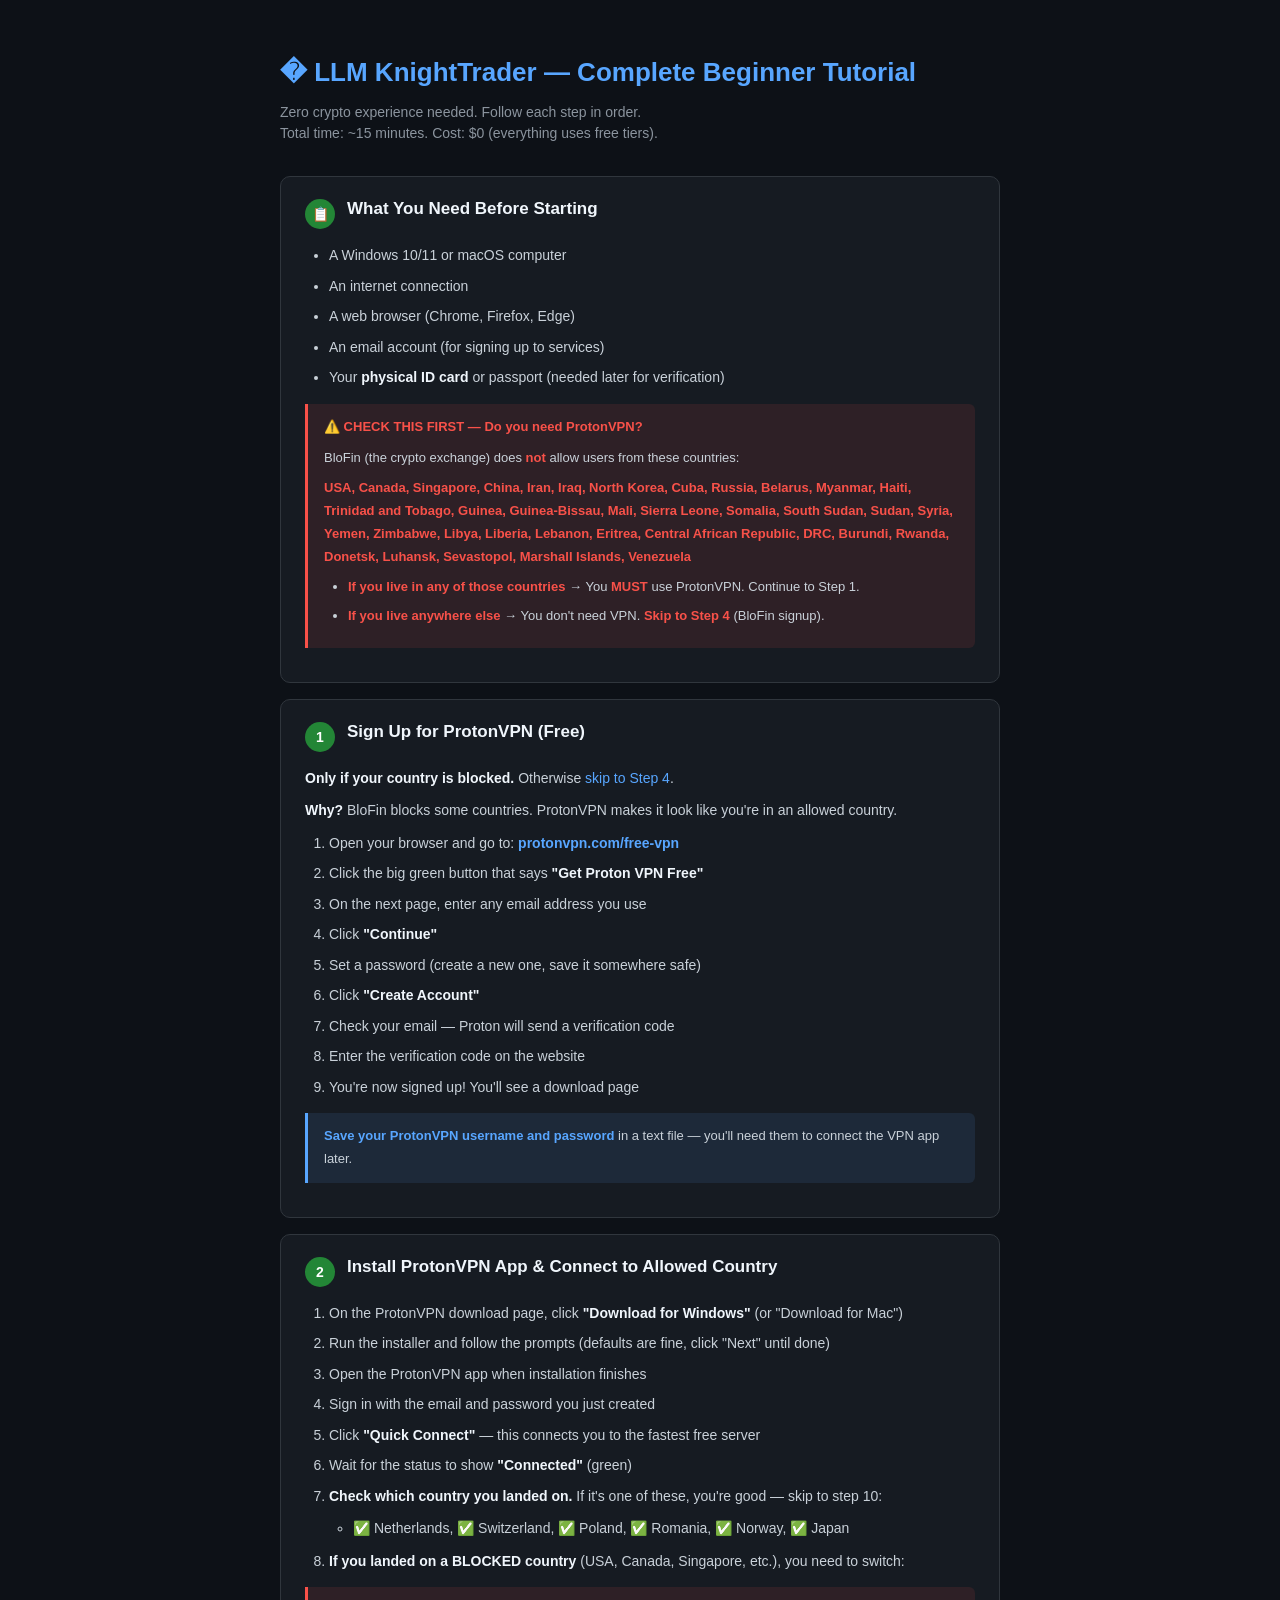
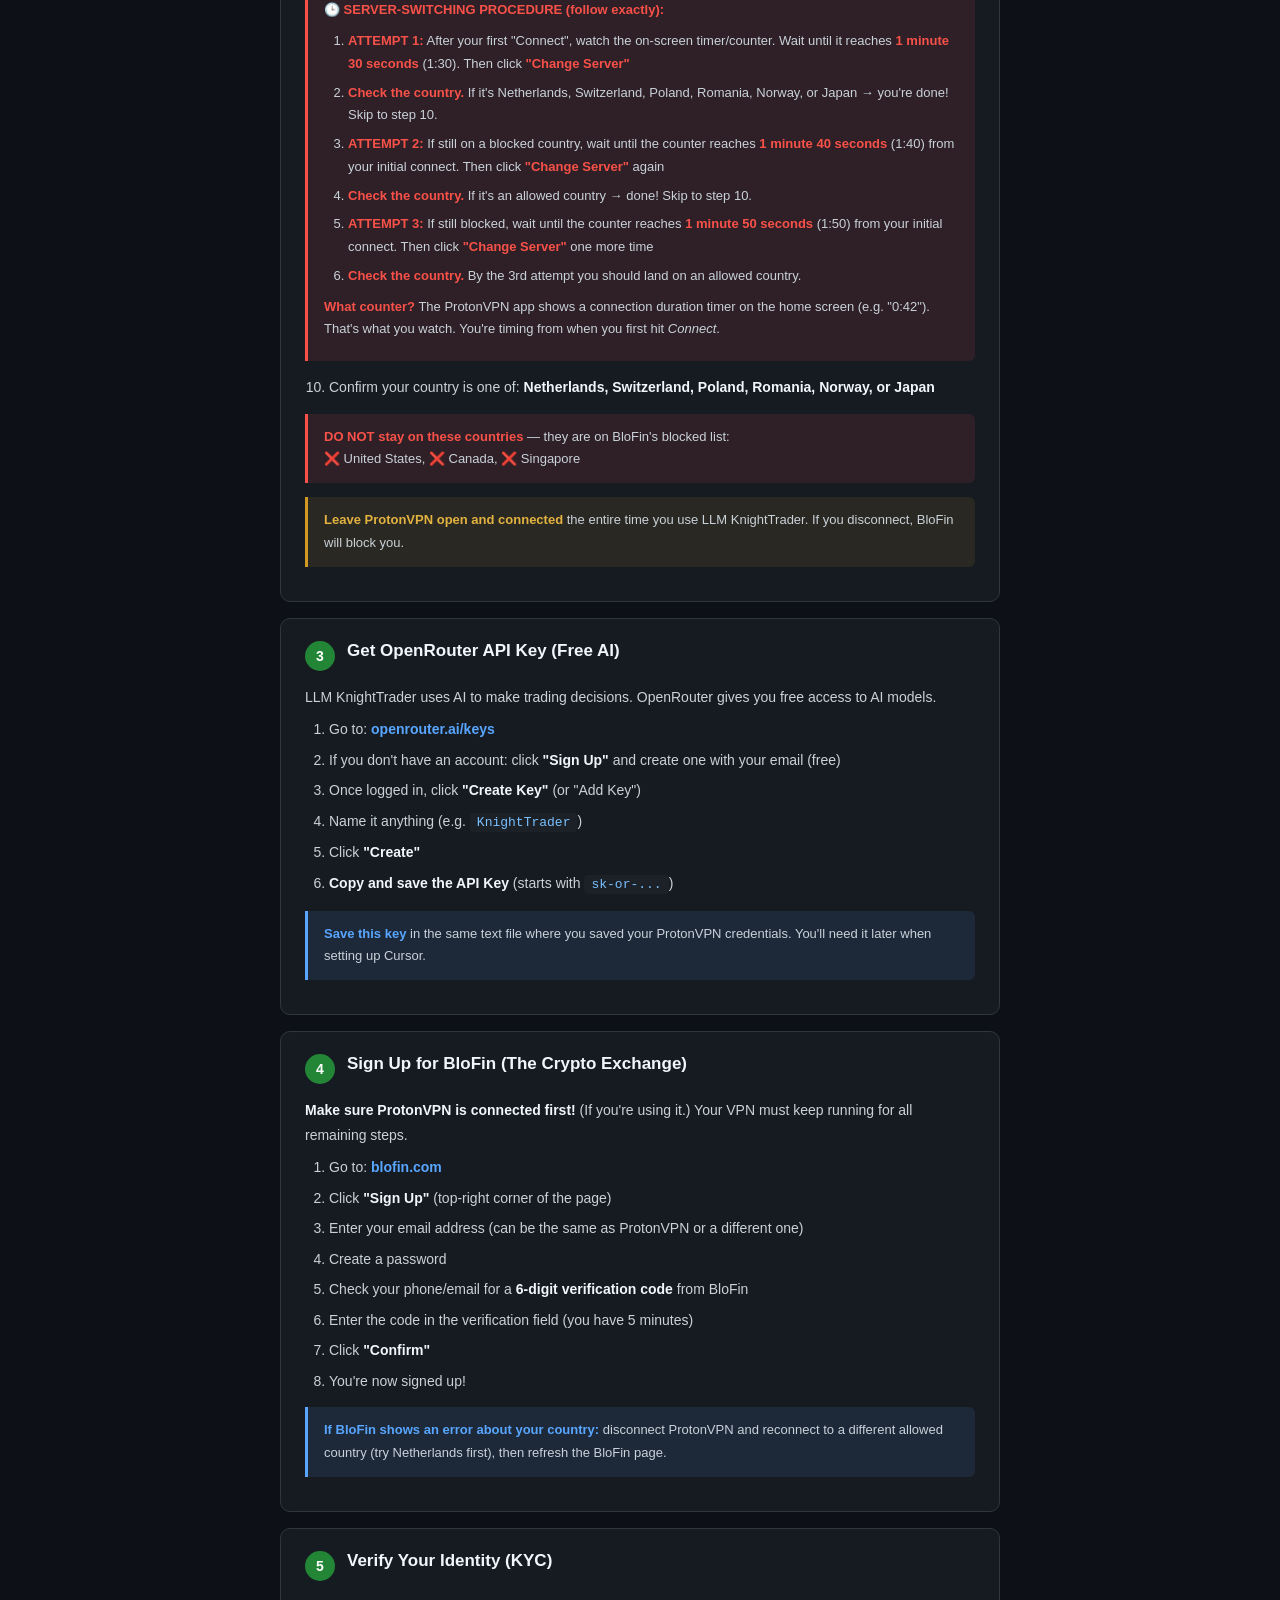
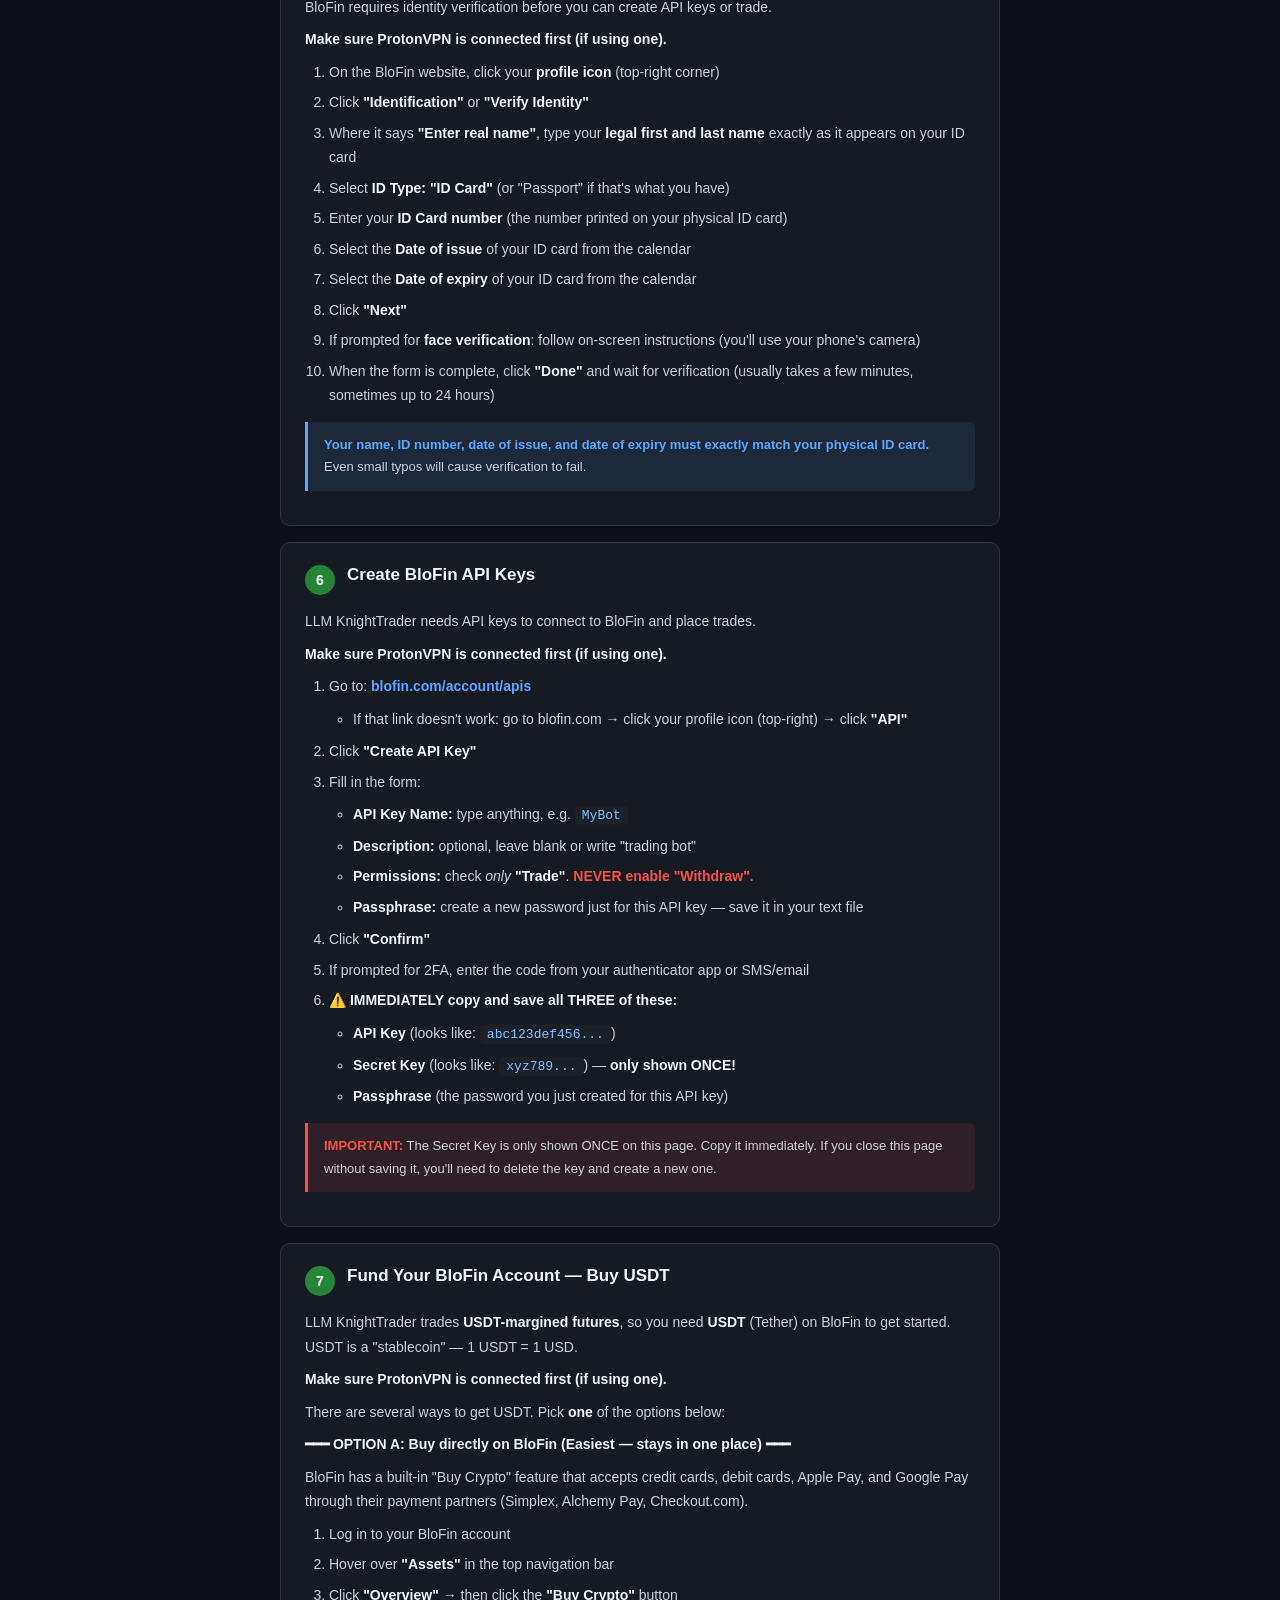
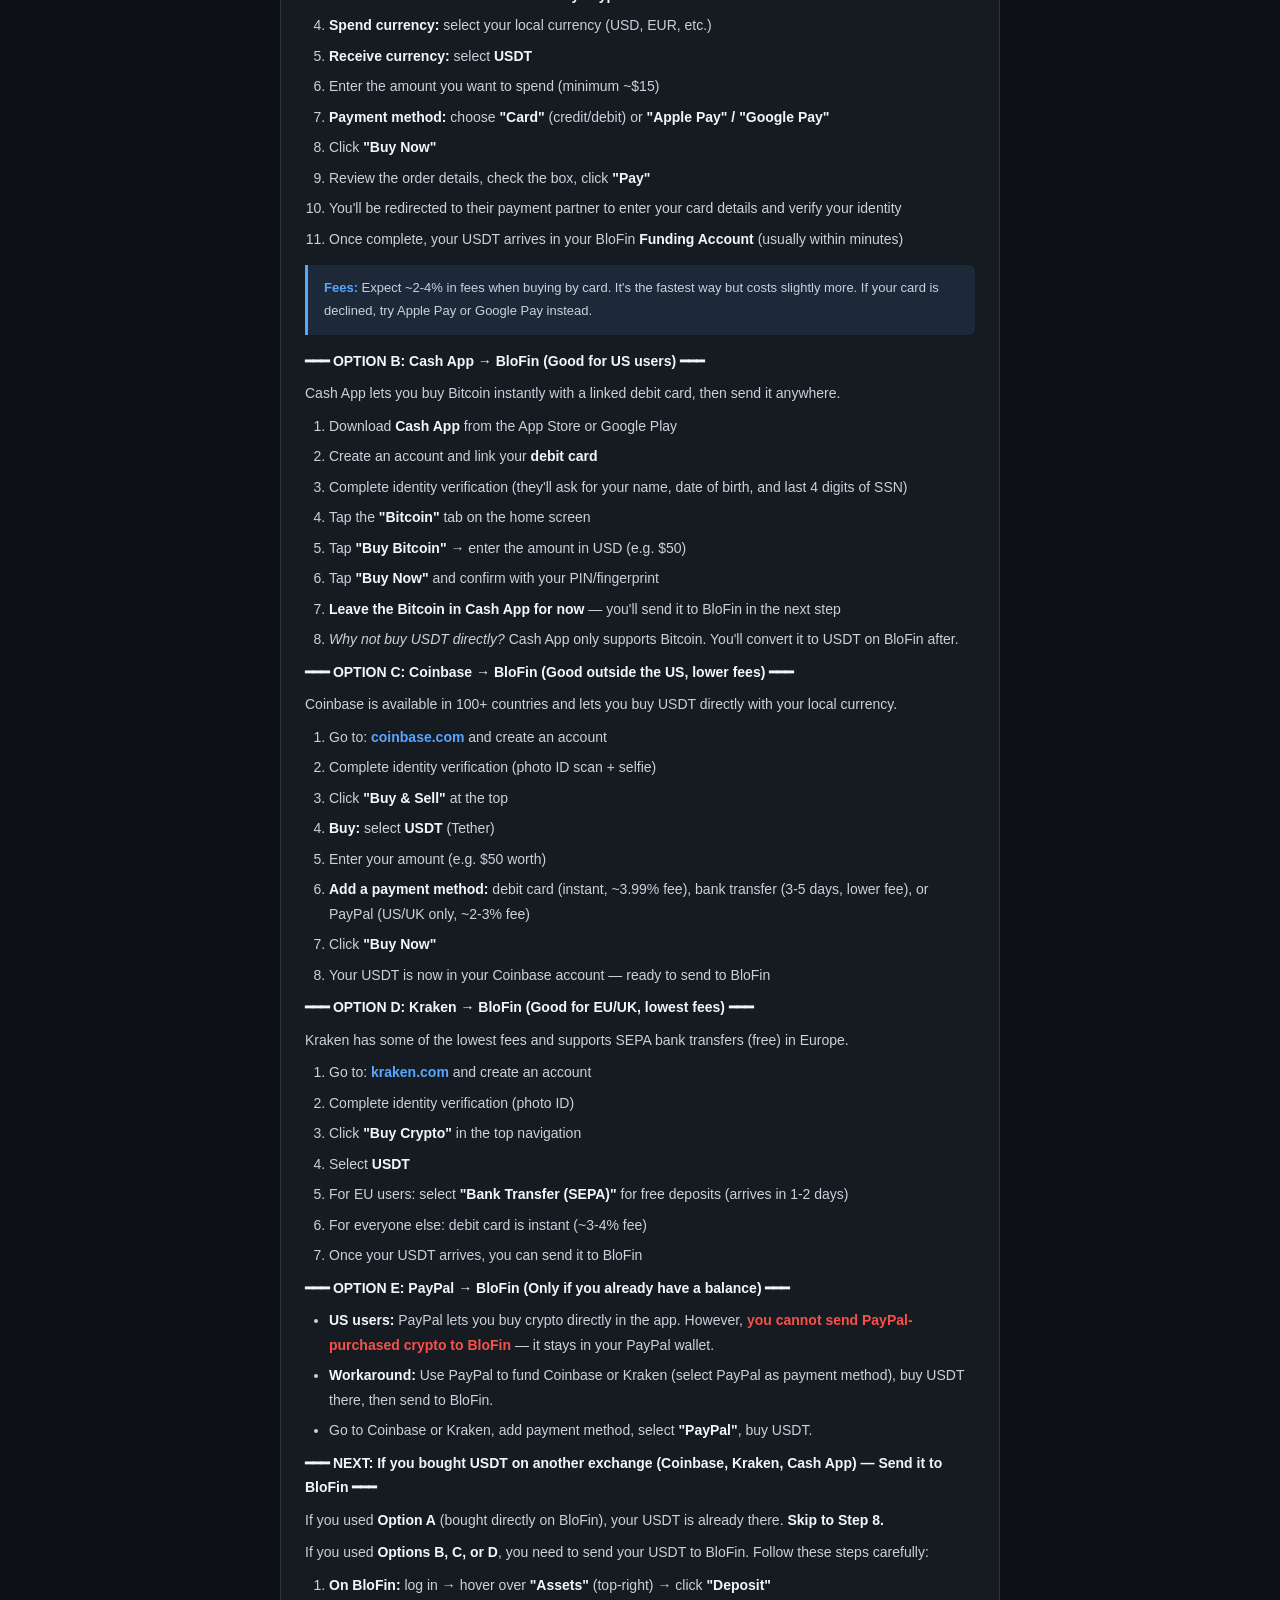
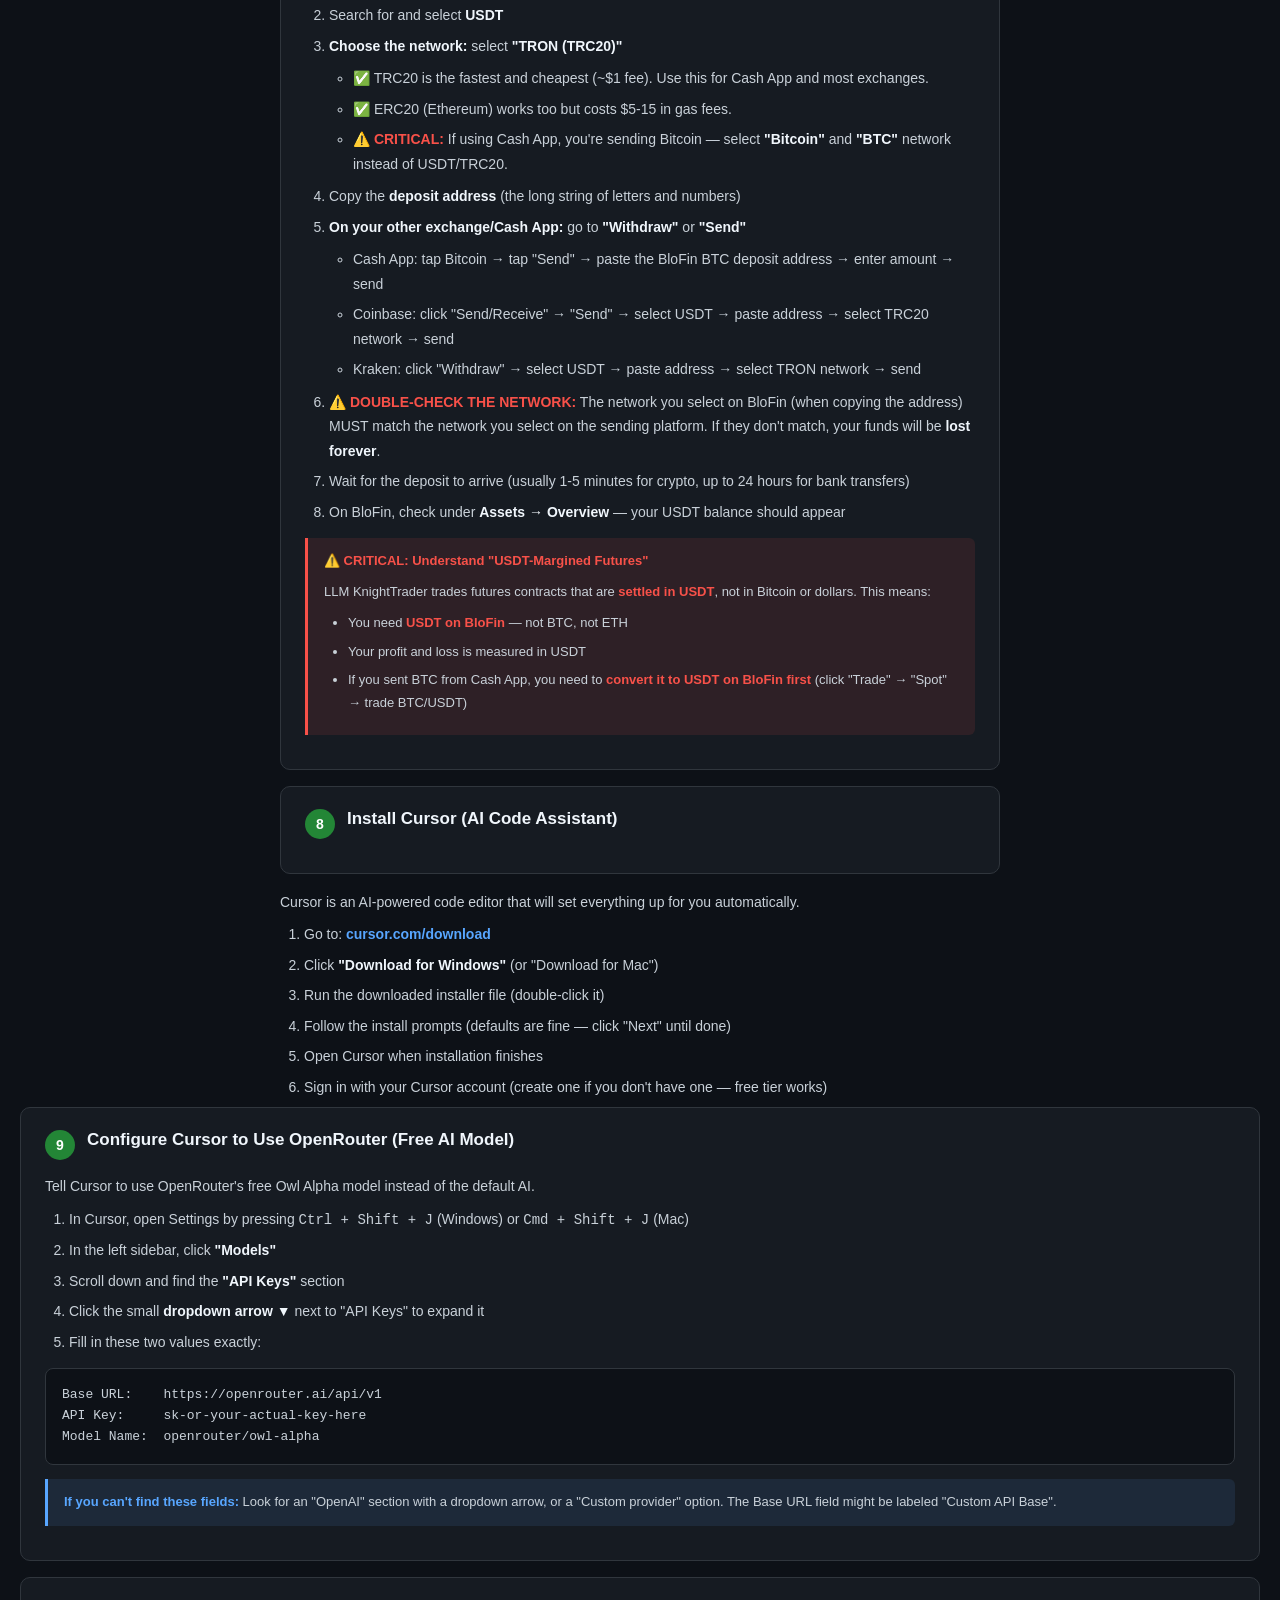
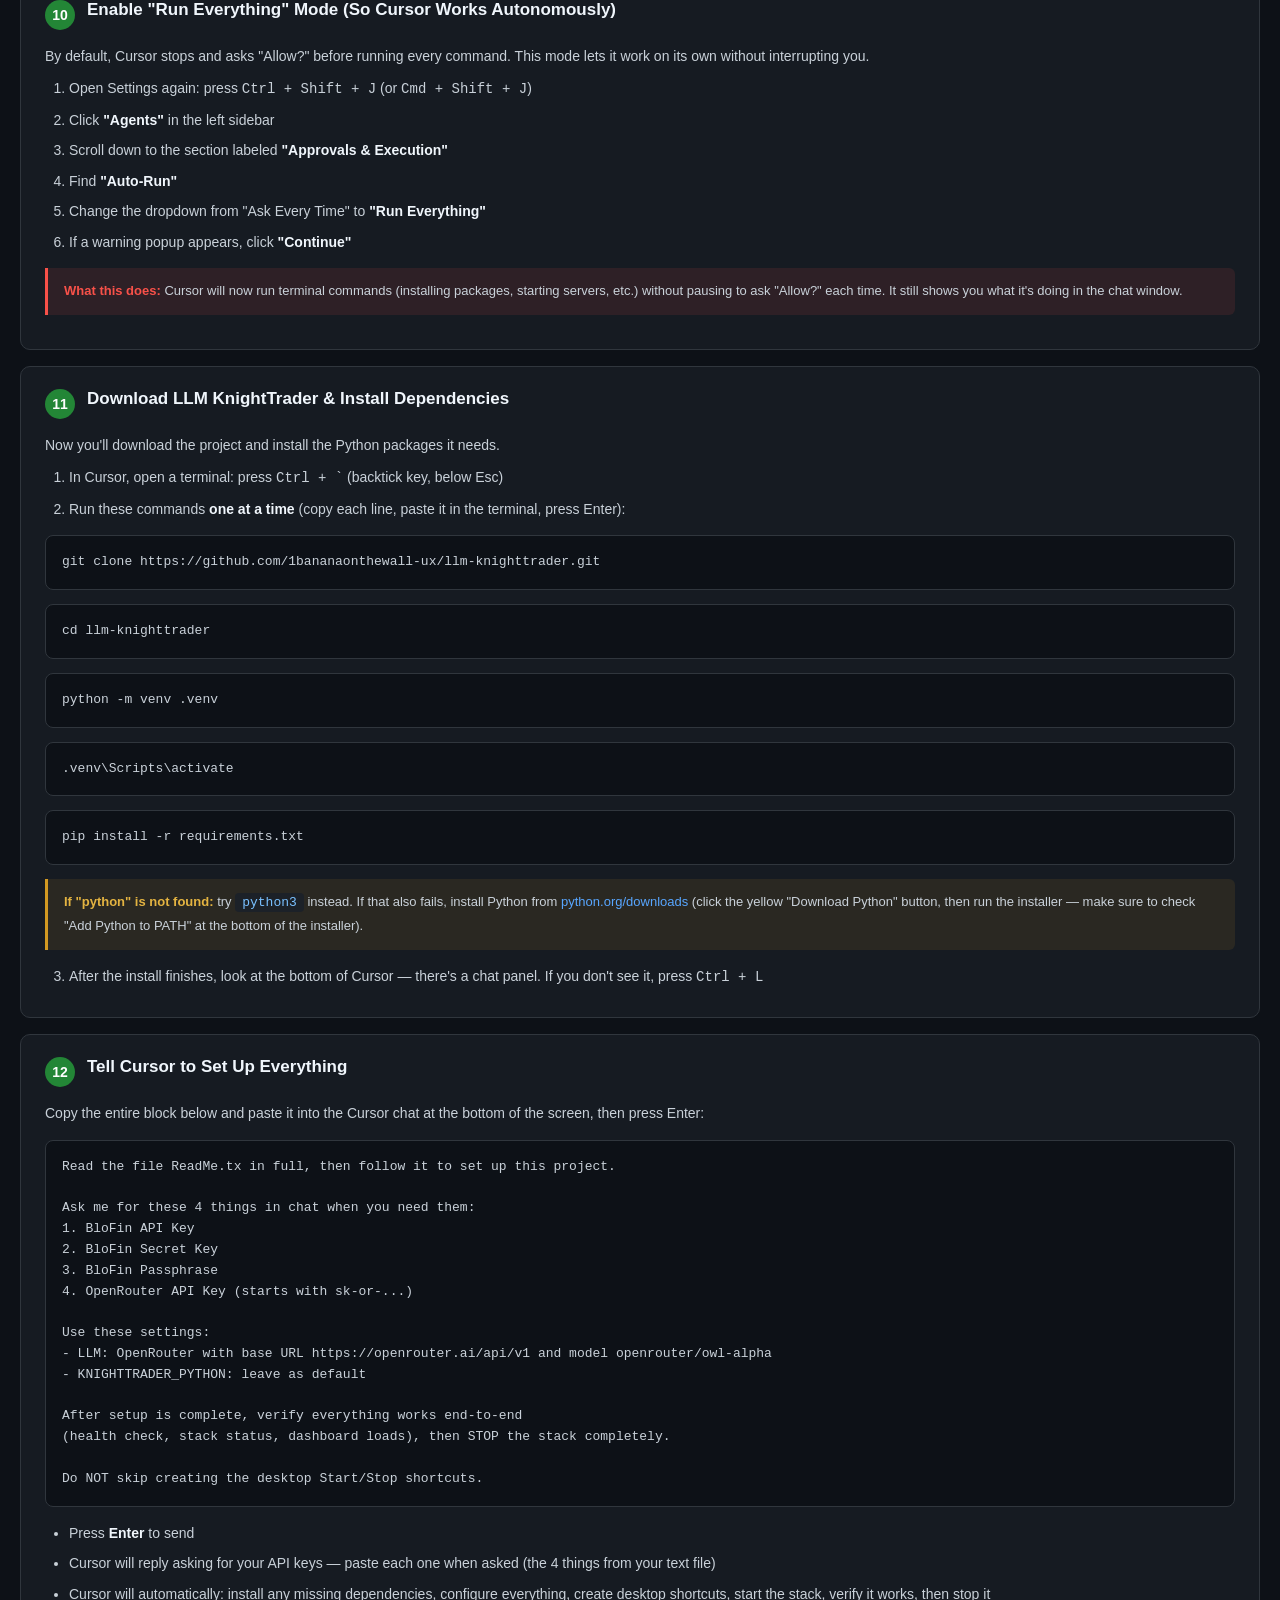
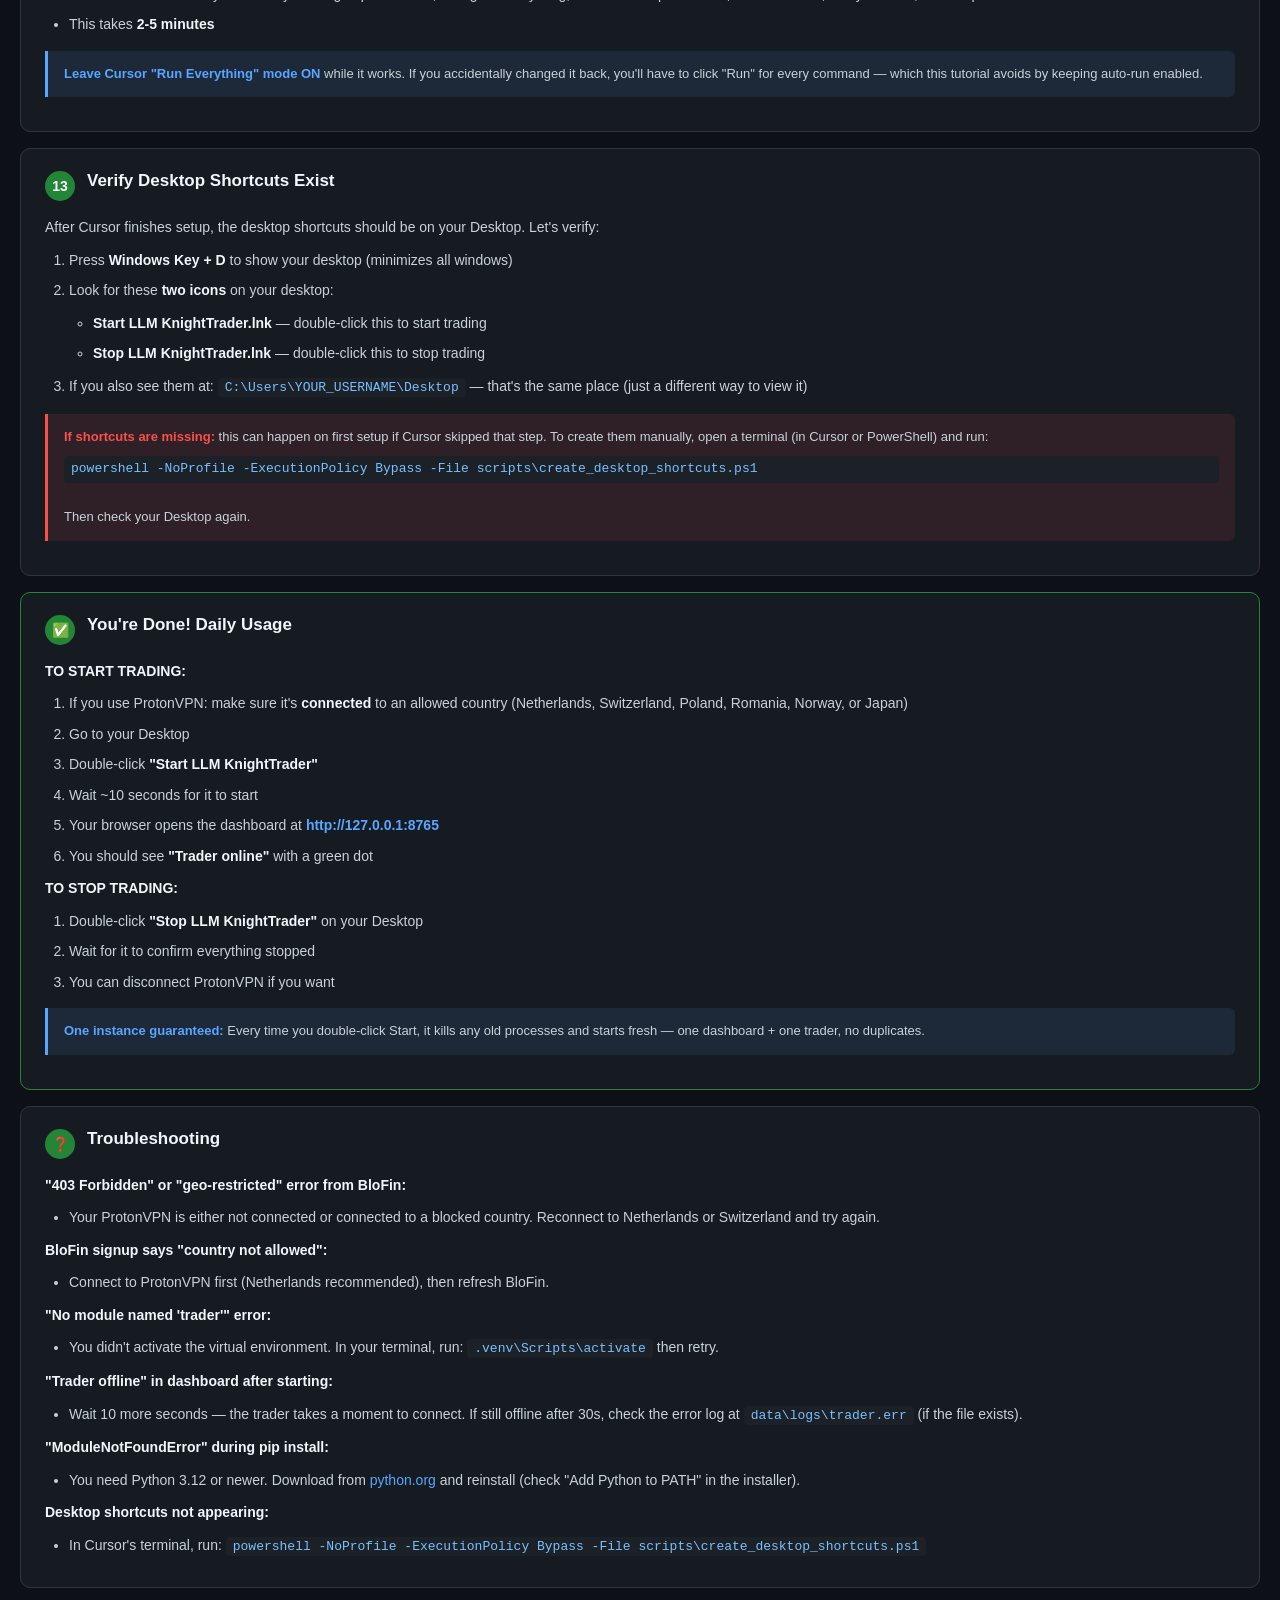
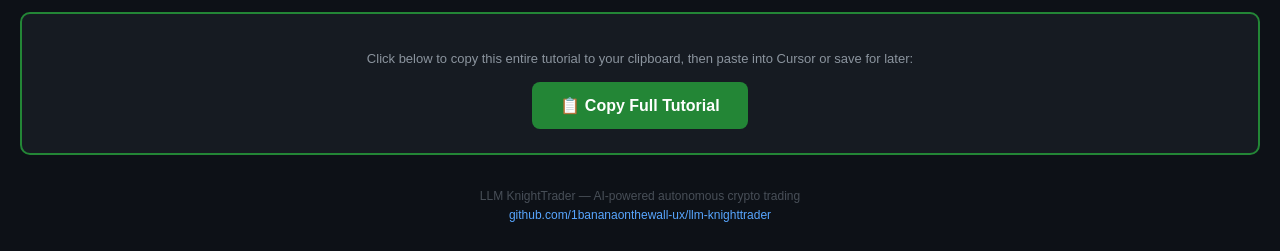
<file: tutorial.html>
<!DOCTYPE html>
<html lang="en">
<head>
<meta charset="UTF-8">
<meta name="viewport" content="width=device-width, initial-scale=1.0">
<title>LLM KnightTrader — Full Beginner Tutorial</title>
<style>
  * { box-sizing: border-box; }
  html { overflow-x: hidden; }
  body { font-family: -apple-system, BlinkMacSystemFont, 'Segoe UI', sans-serif; background: #0d1117; color: #c9d1d9; min-height: 100vh; margin: 0; padding: 40px 20px; }
  .container { max-width: 720px; width: 100%; margin: 0 auto; overflow-x: hidden; }
  h1 { color: #58a6ff; font-size: 26px; margin-bottom: 4px; }
  .subtitle { color: #8b949e; font-size: 14px; margin-bottom: 32px; line-height: 1.5; }
  .step { background: #161b22; border: 1px solid #30363d; border-radius: 10px; padding: 20px 24px; margin-bottom: 16px; }
  .step-header { display: flex; align-items: flex-start; gap: 12px; margin-bottom: 14px; }
  .step-num { background: #238636; color: white; min-width: 30px; height: 30px; border-radius: 50%; display: flex; align-items: center; justify-content: center; font-weight: 700; font-size: 14px; flex-shrink: 0; margin-top: 2px; }
  .step-title { font-size: 17px; font-weight: 600; color: #f0f6fc; line-height: 1.4; }
  .step-content { font-size: 14px; line-height: 1.75; color: #c9d1d9; }
  .step-content p { margin: 8px 0; }
  .step-content ol, .step-content ul { margin: 8px 0; padding-left: 24px; }
  .step-content li { margin: 6px 0; }
  .step-content code { background: #1c2128; padding: 2px 7px; border-radius: 4px; font-size: 13px; color: #79c0ff; }
  .step-content pre { background: #0d1117; border: 1px solid #30363d; border-radius: 8px; padding: 16px; overflow-x: auto; font-size: 13px; line-height: 1.6; margin: 14px 0; }
  .step-content pre code { background: none; padding: 0; color: #c9d1d9; font-size: 13px; }
  .step-content strong { color: #f0f6fc; }
  .note { background: rgba(210,153,34,0.1); border-left: 3px solid #d29922; padding: 12px 16px; border-radius: 0 6px 6px 0; margin: 14px 0; font-size: 13px; }
  .note strong { color: #e3b341; }
  .warn { background: rgba(248,81,73,0.1); border-left: 3px solid #f85149; padding: 12px 16px; border-radius: 0 6px 6px 0; margin: 14px 0; font-size: 13px; }
  .warn strong { color: #f85149; }
  .tip { background: rgba(88,166,255,0.1); border-left: 3px solid #58a6ff; padding: 12px 16px; border-radius: 0 6px 6px 0; margin: 14px 0; font-size: 13px; }
  .tip strong { color: #58a6ff; }
  a { color: #58a6ff; text-decoration: none; }
  a:hover { text-decoration: underline; }
  .url-highlight { color: #58a6ff; font-weight: 600; }
  .copy-section { background: #161b22; border: 2px solid #238636; border-radius: 10px; padding: 24px; margin-top: 24px; text-align: center; }
  .copy-section p { margin-bottom: 16px; color: #8b949e; font-size: 13px; }
  .copy-btn { background: #238636; color: white; border: none; border-radius: 8px; padding: 14px 28px; font-size: 16px; font-weight: 600; cursor: pointer; }
  .copy-btn:hover { background: #2ea043; }
  .copied { background: #1f6feb !important; }
  .footer { margin-top: 32px; font-size: 12px; color: #484f58; text-align: center; line-height: 1.6; }
</style>
</head>
<body>
<div class="container">
  <h1>� LLM KnightTrader — Complete Beginner Tutorial</h1>
  <p class="subtitle">Zero crypto experience needed. Follow each step in order.<br>Total time: ~15 minutes. Cost: $0 (everything uses free tiers).</p>

  <!-- STEP 0: Requirements + Do you need VPN? -->
  <div class="step">
    <div class="step-header">
      <div class="step-num">📋</div>
      <div class="step-title">What You Need Before Starting</div>
    </div>
    <div class="step-content">
      <ul>
        <li>A Windows 10/11 or macOS computer</li>
        <li>An internet connection</li>
        <li>A web browser (Chrome, Firefox, Edge)</li>
        <li>An email account (for signing up to services)</li>
        <li>Your <strong>physical ID card</strong> or passport (needed later for verification)</li>
      </ul>
      <div class="warn"><strong>⚠️ CHECK THIS FIRST — Do you need ProtonVPN?</strong>
        <p>BloFin (the crypto exchange) does <strong>not</strong> allow users from these countries:</p>
        <p style="margin:8px 0">
          <strong>USA, Canada, Singapore, China, Iran, Iraq, North Korea, Cuba, Russia, Belarus,
          Myanmar, Haiti, Trinidad and Tobago, Guinea, Guinea-Bissau, Mali, Sierra Leone, Somalia,
          South Sudan, Sudan, Syria, Yemen, Zimbabwe, Libya, Liberia, Lebanon, Eritrea,
          Central African Republic, DRC, Burundi, Rwanda, Donetsk, Luhansk, Sevastopol,
          Marshall Islands, Venezuela</strong>
        </p>
        <ul>
          <li><strong>If you live in any of those countries</strong> → You <strong>MUST</strong> use ProtonVPN. Continue to Step 1.</li>
          <li><strong>If you live anywhere else</strong> → You don't need VPN. <strong>Skip to Step 4</strong> (BloFin signup).</li>
        </ul>
      </div>
    </div>
  </div>

  <!-- STEP 1: ProtonVPN Signup -->
  <div class="step">
    <div class="step-header">
      <div class="step-num">1</div>
      <div class="step-title">Sign Up for ProtonVPN (Free)</div>
    </div>
    <div class="step-content">
      <p><strong>Only if your country is blocked.</strong> Otherwise <a href="#step-4">skip to Step 4</a>.</p>
      <p><strong>Why?</strong> BloFin blocks some countries. ProtonVPN makes it look like you're in an allowed country.</p>
      <ol>
        <li>Open your browser and go to: <a href="https://protonvpn.com/free-vpn" target="_blank" class="url-highlight">protonvpn.com/free-vpn</a></li>
        <li>Click the big green button that says <strong>"Get Proton VPN Free"</strong></li>
        <li>On the next page, enter any email address you use</li>
        <li>Click <strong>"Continue"</strong></li>
        <li>Set a password (create a new one, save it somewhere safe)</li>
        <li>Click <strong>"Create Account"</strong></li>
        <li>Check your email — Proton will send a verification code</li>
        <li>Enter the verification code on the website</li>
        <li>You're now signed up! You'll see a download page</li>
      </ol>
      <div class="tip"><strong>Save your ProtonVPN username and password</strong> in a text file — you'll need them to connect the VPN app later.</div>
    </div>
  </div>

  <!-- STEP 2: Install ProtonVPN + Connect -->
  <div class="step">
    <div class="step-header">
      <div class="step-num">2</div>
      <div class="step-title">Install ProtonVPN App & Connect to Allowed Country</div>
    </div>
    <div class="step-content">
      <ol>
        <li>On the ProtonVPN download page, click <strong>"Download for Windows"</strong> (or "Download for Mac")</li>
        <li>Run the installer and follow the prompts (defaults are fine, click "Next" until done)</li>
        <li>Open the ProtonVPN app when installation finishes</li>
        <li>Sign in with the email and password you just created</li>
        <li>Click <strong>"Quick Connect"</strong> — this connects you to the fastest free server</li>
        <li>Wait for the status to show <strong>"Connected"</strong> (green)</li>
        <li><strong>Check which country you landed on.</strong> If it's one of these, you're good — skip to step 10:
          <ul>
            <li>✅ Netherlands, ✅ Switzerland, ✅ Poland, ✅ Romania, ✅ Norway, ✅ Japan</li>
          </ul>
        </li>
        <li><strong>If you landed on a BLOCKED country</strong> (USA, Canada, Singapore, etc.), you need to switch:</li>
      </ol>
      <div class="warn" style="margin:14px 0;">
        <strong>🕒 SERVER-SWITCHING PROCEDURE (follow exactly):</strong>
        <ol style="margin-top:8px;">
          <li><strong>ATTEMPT 1:</strong> After your first "Connect", watch the on-screen timer/counter. Wait until it reaches <strong>1 minute 30 seconds</strong> (1:30). Then click <strong>"Change Server"</strong></li>
          <li><strong>Check the country.</strong> If it's Netherlands, Switzerland, Poland, Romania, Norway, or Japan → you're done! Skip to step 10.</li>
          <li><strong>ATTEMPT 2:</strong> If still on a blocked country, wait until the counter reaches <strong>1 minute 40 seconds</strong> (1:40) from your initial connect. Then click <strong>"Change Server"</strong> again</li>
          <li><strong>Check the country.</strong> If it's an allowed country → done! Skip to step 10.</li>
          <li><strong>ATTEMPT 3:</strong> If still blocked, wait until the counter reaches <strong>1 minute 50 seconds</strong> (1:50) from your initial connect. Then click <strong>"Change Server"</strong> one more time</li>
          <li><strong>Check the country.</strong> By the 3rd attempt you should land on an allowed country.</li>
        </ol>
        <p style="margin-top:8px;"><strong>What counter?</strong> The ProtonVPN app shows a connection duration timer on the home screen (e.g. "0:42"). That's what you watch. You're timing from when you first hit <em>Connect</em>.</p>
      </div>
      <ol start="10">
        <li>Confirm your country is one of: <strong>Netherlands, Switzerland, Poland, Romania, Norway, or Japan</strong></li>
      </ol>
      <div class="warn"><strong>DO NOT stay on these countries</strong> — they are on BloFin's blocked list:<br>❌ United States, ❌ Canada, ❌ Singapore</div>
      <div class="note"><strong>Leave ProtonVPN open and connected</strong> the entire time you use LLM KnightTrader. If you disconnect, BloFin will block you.</div>
    </div>
  </div>

  <!-- STEP 3: OpenRouter API Key -->
  <div class="step" id="step-3or4">
    <div class="step-header">
      <div class="step-num">3</div>
      <div class="step-title">Get OpenRouter API Key (Free AI)</div>
    </div>
    <div class="step-content">
      <p>LLM KnightTrader uses AI to make trading decisions. OpenRouter gives you free access to AI models.</p>
      <ol>
        <li>Go to: <a href="https://openrouter.ai/keys" target="_blank" class="url-highlight">openrouter.ai/keys</a></li>
        <li>If you don't have an account: click <strong>"Sign Up"</strong> and create one with your email (free)</li>
        <li>Once logged in, click <strong>"Create Key"</strong> (or "Add Key")</li>
        <li>Name it anything (e.g. <code>KnightTrader</code>)</li>
        <li>Click <strong>"Create"</strong></li>
        <li><strong>Copy and save the API Key</strong> (starts with <code>sk-or-...</code>)</li>
      </ol>
      <div class="tip"><strong>Save this key</strong> in the same text file where you saved your ProtonVPN credentials. You'll need it later when setting up Cursor.</div>
    </div>
  </div>

  <!-- STEP 4: BloFin Signup -->
  <div class="step" id="step-4">
    <div class="step-header">
      <div class="step-num">4</div>
      <div class="step-title">Sign Up for BloFin (The Crypto Exchange)</div>
    </div>
    <div class="step-content">
      <p><strong>Make sure ProtonVPN is connected first!</strong> (If you're using it.) Your VPN must keep running for all remaining steps.</p>
      <ol>
        <li>Go to: <a href="https://blofin.com" target="_blank" class="url-highlight">blofin.com</a></li>
        <li>Click <strong>"Sign Up"</strong> (top-right corner of the page)</li>
        <li>Enter your email address (can be the same as ProtonVPN or a different one)</li>
        <li>Create a password</li>
        <li>Check your phone/email for a <strong>6-digit verification code</strong> from BloFin</li>
        <li>Enter the code in the verification field (you have 5 minutes)</li>
        <li>Click <strong>"Confirm"</strong></li>
        <li>You're now signed up!</li>
      </ol>
      <div class="tip"><strong>If BloFin shows an error about your country:</strong> disconnect ProtonVPN and reconnect to a different allowed country (try Netherlands first), then refresh the BloFin page.</div>
    </div>
  </div>

  <!-- STEP 5: BloFin KYC -->
  <div class="step">
    <div class="step-header">
      <div class="step-num">5</div>
      <div class="step-title">Verify Your Identity (KYC)</div>
    </div>
    <div class="step-content">
      <p>BloFin requires identity verification before you can create API keys or trade.</p>
      <p><strong>Make sure ProtonVPN is connected first (if using one).</strong></p>
      <ol>
        <li>On the BloFin website, click your <strong>profile icon</strong> (top-right corner)</li>
        <li>Click <strong>"Identification"</strong> or <strong>"Verify Identity"</strong></li>
        <li>Where it says <strong>"Enter real name"</strong>, type your <strong>legal first and last name</strong> exactly as it appears on your ID card</li>
        <li>Select <strong>ID Type: "ID Card"</strong> (or "Passport" if that's what you have)</li>
        <li>Enter your <strong>ID Card number</strong> (the number printed on your physical ID card)</li>
        <li>Select the <strong>Date of issue</strong> of your ID card from the calendar</li>
        <li>Select the <strong>Date of expiry</strong> of your ID card from the calendar</li>
        <li>Click <strong>"Next"</strong></li>
        <li>If prompted for <strong>face verification</strong>: follow on-screen instructions (you'll use your phone's camera)</li>
        <li>When the form is complete, click <strong>"Done"</strong> and wait for verification (usually takes a few minutes, sometimes up to 24 hours)</li>
      </ol>
      <div class="tip"><strong>Your name, ID number, date of issue, and date of expiry must exactly match your physical ID card.</strong> Even small typos will cause verification to fail.</div>
    </div>
  </div>

  <!-- STEP 6: BloFin API Keys -->
  <div class="step">
    <div class="step-header">
      <div class="step-num">6</div>
      <div class="step-title">Create BloFin API Keys</div>
    </div>
    <div class="step-content">
      <p>LLM KnightTrader needs API keys to connect to BloFin and place trades.</p>
      <p><strong>Make sure ProtonVPN is connected first (if using one).</strong></p>
      <ol>
        <li>Go to: <a href="https://blofin.com/account/apis" target="_blank" class="url-highlight">blofin.com/account/apis</a>
          <ul><li>If that link doesn't work: go to blofin.com → click your profile icon (top-right) → click <strong>"API"</strong></li></ul>
        </li>
        <li>Click <strong>"Create API Key"</strong></li>
        <li>Fill in the form:
          <ul>
            <li><strong>API Key Name:</strong> type anything, e.g. <code>MyBot</code></li>
            <li><strong>Description:</strong> optional, leave blank or write "trading bot"</li>
            <li><strong>Permissions:</strong> check <em>only</em> <strong>"Trade"</strong>. <strong style="color:#f85149;">NEVER enable "Withdraw".</strong></li>
            <li><strong>Passphrase:</strong> create a new password just for this API key — save it in your text file</li>
          </ul>
        </li>
        <li>Click <strong>"Confirm"</strong></li>
        <li>If prompted for 2FA, enter the code from your authenticator app or SMS/email</li>
        <li><strong>⚠️ IMMEDIATELY copy and save all THREE of these:</strong>
          <ul>
            <li><strong>API Key</strong> (looks like: <code>abc123def456...</code>)</li>
            <li><strong>Secret Key</strong> (looks like: <code>xyz789...</code>) — <strong>only shown ONCE!</strong></li>
            <li><strong>Passphrase</strong> (the password you just created for this API key)</li>
          </ul>
        </li>
      </ol>
      <div class="warn"><strong>IMPORTANT:</strong> The Secret Key is only shown ONCE on this page. Copy it immediately. If you close this page without saving it, you'll need to delete the key and create a new one.</div>
    </div>
  </div>

  <!-- STEP 7: Fund Your BloFin Account (Buy Crypto) -->
  <div class="step">
    <div class="step-header">
      <div class="step-num">7</div>
      <div class="step-title">Fund Your BloFin Account — Buy USDT</div>
    </div>
    <div class="step-content">
      <p>LLM KnightTrader trades <strong>USDT-margined futures</strong>, so you need <strong>USDT</strong> (Tether) on BloFin to get started. USDT is a "stablecoin" — 1 USDT = 1 USD.</p>
      <p><strong>Make sure ProtonVPN is connected first (if using one).</strong></p>
      <p>There are several ways to get USDT. Pick <strong>one</strong> of the options below:</p>

      <p><strong>━━━ OPTION A: Buy directly on BloFin (Easiest — stays in one place) ━━━</strong></p>
      <p>BloFin has a built-in "Buy Crypto" feature that accepts credit cards, debit cards, Apple Pay, and Google Pay through their payment partners (Simplex, Alchemy Pay, Checkout.com).</p>
      <ol>
        <li>Log in to your BloFin account</li>
        <li>Hover over <strong>"Assets"</strong> in the top navigation bar</li>
        <li>Click <strong>"Overview"</strong> → then click the <strong>"Buy Crypto"</strong> button</li>
        <li><strong>Spend currency:</strong> select your local currency (USD, EUR, etc.)</li>
        <li><strong>Receive currency:</strong> select <strong>USDT</strong></li>
        <li>Enter the amount you want to spend (minimum ~$15)</li>
        <li><strong>Payment method:</strong> choose <strong>"Card"</strong> (credit/debit) or <strong>"Apple Pay" / "Google Pay"</strong></li>
        <li>Click <strong>"Buy Now"</strong></li>
        <li>Review the order details, check the box, click <strong>"Pay"</strong></li>
        <li>You'll be redirected to their payment partner to enter your card details and verify your identity</li>
        <li>Once complete, your USDT arrives in your BloFin <strong>Funding Account</strong> (usually within minutes)</li>
      </ol>
      <div class="tip"><strong>Fees:</strong> Expect ~2-4% in fees when buying by card. It's the fastest way but costs slightly more. If your card is declined, try Apple Pay or Google Pay instead.</div>

      <p><strong>━━━ OPTION B: Cash App → BloFin (Good for US users) ━━━</strong></p>
      <p>Cash App lets you buy Bitcoin instantly with a linked debit card, then send it anywhere.</p>
      <ol>
        <li>Download <strong>Cash App</strong> from the App Store or Google Play</li>
        <li>Create an account and link your <strong>debit card</strong></li>
        <li>Complete identity verification (they'll ask for your name, date of birth, and last 4 digits of SSN)</li>
        <li>Tap the <strong>"Bitcoin"</strong> tab on the home screen</li>
        <li>Tap <strong>"Buy Bitcoin"</strong> → enter the amount in USD (e.g. $50)</li>
        <li>Tap <strong>"Buy Now"</strong> and confirm with your PIN/fingerprint</li>
        <li><strong>Leave the Bitcoin in Cash App for now</strong> — you'll send it to BloFin in the next step</li>
        <li><em>Why not buy USDT directly?</em> Cash App only supports Bitcoin. You'll convert it to USDT on BloFin after.</li>
      </ol>

      <p><strong>━━━ OPTION C: Coinbase → BloFin (Good outside the US, lower fees) ━━━</strong></p>
      <p>Coinbase is available in 100+ countries and lets you buy USDT directly with your local currency.</p>
      <ol>
        <li>Go to: <a href="https://coinbase.com" target="_blank" class="url-highlight">coinbase.com</a> and create an account</li>
        <li>Complete identity verification (photo ID scan + selfie)</li>
        <li>Click <strong>"Buy & Sell"</strong> at the top</li>
        <li><strong>Buy:</strong> select <strong>USDT</strong> (Tether)</li>
        <li>Enter your amount (e.g. $50 worth)</li>
        <li><strong>Add a payment method:</strong> debit card (instant, ~3.99% fee), bank transfer (3-5 days, lower fee), or PayPal (US/UK only, ~2-3% fee)</li>
        <li>Click <strong>"Buy Now"</strong></li>
        <li>Your USDT is now in your Coinbase account — ready to send to BloFin</li>
      </ol>

      <p><strong>━━━ OPTION D: Kraken → BloFin (Good for EU/UK, lowest fees) ━━━</strong></p>
      <p>Kraken has some of the lowest fees and supports SEPA bank transfers (free) in Europe.</p>
      <ol>
        <li>Go to: <a href="https://kraken.com" target="_blank" class="url-highlight">kraken.com</a> and create an account</li>
        <li>Complete identity verification (photo ID)</li>
        <li>Click <strong>"Buy Crypto"</strong> in the top navigation</li>
        <li>Select <strong>USDT</strong></li>
        <li>For EU users: select <strong>"Bank Transfer (SEPA)"</strong> for free deposits (arrives in 1-2 days)</li>
        <li>For everyone else: debit card is instant (~3-4% fee)</li>
        <li>Once your USDT arrives, you can send it to BloFin</li>
      </ol>

      <p><strong>━━━ OPTION E: PayPal → BloFin (Only if you already have a balance) ━━━</strong></p>
      <p></p>
      <ul>
        <li><strong>US users:</strong> PayPal lets you buy crypto directly in the app. However, <strong style="color:#f85149;">you cannot send PayPal-purchased crypto to BloFin</strong> — it stays in your PayPal wallet.</li>
        <li><strong>Workaround:</strong> Use PayPal to fund Coinbase or Kraken (select PayPal as payment method), buy USDT there, then send to BloFin.</li>
        <li>Go to Coinbase or Kraken, add payment method, select <strong>"PayPal"</strong>, buy USDT.</li>
      </ul>

      <p><strong>━━━ NEXT: If you bought USDT on another exchange (Coinbase, Kraken, Cash App) — Send it to BloFin ━━━</strong></p>
      <p>If you used <strong>Option A</strong> (bought directly on BloFin), your USDT is already there. <strong>Skip to Step 8.</strong></p>
      <p>If you used <strong>Options B, C, or D</strong>, you need to send your USDT to BloFin. Follow these steps carefully:</p>
      <ol>
        <li><strong>On BloFin:</strong> log in → hover over <strong>"Assets"</strong> (top-right) → click <strong>"Deposit"</strong></li>
        <li>Search for and select <strong>USDT</strong></li>
        <li><strong>Choose the network:</strong> select <strong>"TRON (TRC20)"</strong>
          <ul>
            <li>✅ TRC20 is the fastest and cheapest (~$1 fee). Use this for Cash App and most exchanges.</li>
            <li>✅ ERC20 (Ethereum) works too but costs $5-15 in gas fees.</li>
            <li><strong style="color:#f85149;">⚠️ CRITICAL:</strong> If using Cash App, you're sending Bitcoin — select <strong>"Bitcoin"</strong> and <strong>"BTC"</strong> network instead of USDT/TRC20.</li>
          </ul>
        </li>
        <li>Copy the <strong>deposit address</strong> (the long string of letters and numbers)</li>
        <li><strong>On your other exchange/Cash App:</strong> go to <strong>"Withdraw"</strong> or <strong>"Send"</strong>
          <ul>
            <li>Cash App: tap Bitcoin → tap "Send" → paste the BloFin BTC deposit address → enter amount → send</li>
            <li>Coinbase: click "Send/Receive" → "Send" → select USDT → paste address → select TRC20 network → send</li>
            <li>Kraken: click "Withdraw" → select USDT → paste address → select TRON network → send</li>
          </ul>
        </li>
        <li>⚠️ <strong style="color:#f85149;">DOUBLE-CHECK THE NETWORK:</strong> The network you select on BloFin (when copying the address) MUST match the network you select on the sending platform. If they don't match, your funds will be <strong>lost forever</strong>.</li>
        <li>Wait for the deposit to arrive (usually 1-5 minutes for crypto, up to 24 hours for bank transfers)</li>
        <li>On BloFin, check under <strong>Assets → Overview</strong> — your USDT balance should appear</li>
      </ol>
      <div class="warn"><strong>⚠️ CRITICAL: Understand "USDT-Margined Futures"</strong>
        <p>LLM KnightTrader trades futures contracts that are <strong>settled in USDT</strong>, not in Bitcoin or dollars. This means:</p>
        <ul>
          <li>You need <strong>USDT on BloFin</strong> — not BTC, not ETH</li>
          <li>Your profit and loss is measured in USDT</li>
          <li>If you sent BTC from Cash App, you need to <strong>convert it to USDT on BloFin first</strong> (click "Trade" → "Spot" → trade BTC/USDT)</li>
        </ul>
      </div>
    </div>
  </div>

  <!-- STEP 8: Install Cursor -->
  <div class="step">
    <div class="step-header">
      <div class="step-num">8</div>
      <div class="step-title">Install Cursor (AI Code Assistant)</div>
    </div>
    </div>
    <div class="step-content">
      <p>Cursor is an AI-powered code editor that will set everything up for you automatically.</p>
      <ol>
        <li>Go to: <a href="https://cursor.com/download" target="_blank" class="url-highlight">cursor.com/download</a></li>
        <li>Click <strong>"Download for Windows"</strong> (or "Download for Mac")</li>
        <li>Run the downloaded installer file (double-click it)</li>
        <li>Follow the install prompts (defaults are fine — click "Next" until done)</li>
        <li>Open Cursor when installation finishes</li>
        <li>Sign in with your Cursor account (create one if you don't have one — free tier works)</li>
      </ol>
    </div>
  </div>

  <!-- STEP 9: Configure Cursor for OpenRouter -->
  <div class="step">
    <div class="step-header">
      <div class="step-num">9</div>
      <div class="step-title">Configure Cursor to Use OpenRouter (Free AI Model)</div>
    </div>
    <div class="step-content">
      <p>Tell Cursor to use OpenRouter's free Owl Alpha model instead of the default AI.</p>
      <ol>
        <li>In Cursor, open Settings by pressing <kbd>Ctrl + Shift + J</kbd> (Windows) or <kbd>Cmd + Shift + J</kbd> (Mac)</li>
        <li>In the left sidebar, click <strong>"Models"</strong></li>
        <li>Scroll down and find the <strong>"API Keys"</strong> section</li>
        <li>Click the small <strong>dropdown arrow ▼</strong> next to "API Keys" to expand it</li>
        <li>Fill in these two values exactly:</li>
      </ol>
      <pre><code>Base URL:    https://openrouter.ai/api/v1
API Key:     sk-or-your-actual-key-here
Model Name:  openrouter/owl-alpha</code></pre>
      <div class="tip"><strong>If you can't find these fields:</strong> Look for an "OpenAI" section with a dropdown arrow, or a "Custom provider" option. The Base URL field might be labeled "Custom API Base".</div>
    </div>
  </div>

  <!-- STEP 10: Enable Auto-Run -->
  <div class="step">
    <div class="step-header">
      <div class="step-num">10</div>
      <div class="step-title">Enable "Run Everything" Mode (So Cursor Works Autonomously)</div>
    </div>
    <div class="step-content">
      <p>By default, Cursor stops and asks "Allow?" before running every command. This mode lets it work on its own without interrupting you.</p>
      <ol>
        <li>Open Settings again: press <kbd>Ctrl + Shift + J</kbd> (or <kbd>Cmd + Shift + J</kbd>)</li>
        <li>Click <strong>"Agents"</strong> in the left sidebar</li>
        <li>Scroll down to the section labeled <strong>"Approvals & Execution"</strong></li>
        <li>Find <strong>"Auto-Run"</strong></li>
        <li>Change the dropdown from "Ask Every Time" to <strong>"Run Everything"</strong></li>
        <li>If a warning popup appears, click <strong>"Continue"</strong></li>
      </ol>
      <div class="warn"><strong>What this does:</strong> Cursor will now run terminal commands (installing packages, starting servers, etc.) without pausing to ask "Allow?" each time. It still shows you what it's doing in the chat window.</div>
    </div>
  </div>

  <!-- STEP 11: Clone & Install -->
  <div class="step">
    <div class="step-header">
      <div class="step-num">11</div>
      <div class="step-title">Download LLM KnightTrader & Install Dependencies</div>
    </div>
    <div class="step-content">
      <p>Now you'll download the project and install the Python packages it needs.</p>
      <ol>
        <li>In Cursor, open a terminal: press <kbd>Ctrl + `</kbd> (backtick key, below Esc)</li>
        <li>Run these commands <strong>one at a time</strong> (copy each line, paste it in the terminal, press Enter):</li>
      </ol>
      <pre><code>git clone https://github.com/1bananaonthewall-ux/llm-knighttrader.git</code></pre>
      <pre><code>cd llm-knighttrader</code></pre>
      <pre><code>python -m venv .venv</code></pre>
      <pre><code>.venv\Scripts\activate</code></pre>
      <pre><code>pip install -r requirements.txt</code></pre>
      <div class="note"><strong>If "python" is not found:</strong> try <code>python3</code> instead. If that also fails, install Python from <a href="https://python.org/downloads" target="_blank">python.org/downloads</a> (click the yellow "Download Python" button, then run the installer — make sure to check "Add Python to PATH" at the bottom of the installer).</div>
      <ol start="3">
        <li>After the install finishes, look at the bottom of Cursor — there's a chat panel. If you don't see it, press <kbd>Ctrl + L</kbd></li>
      </ol>
    </div>
  </div>

  <!-- STEP 12: Prompt Cursor -->
  <div class="step">
    <div class="step-header">
      <div class="step-num">12</div>
      <div class="step-title">Tell Cursor to Set Up Everything</div>
    </div>
    <div class="step-content">
      <p>Copy the entire block below and paste it into the Cursor chat at the bottom of the screen, then press Enter:</p>
      <pre><code>Read the file ReadMe.tx in full, then follow it to set up this project.

Ask me for these 4 things in chat when you need them:
1. BloFin API Key
2. BloFin Secret Key
3. BloFin Passphrase
4. OpenRouter API Key (starts with sk-or-...)

Use these settings:
- LLM: OpenRouter with base URL https://openrouter.ai/api/v1 and model openrouter/owl-alpha
- KNIGHTTRADER_PYTHON: leave as default

After setup is complete, verify everything works end-to-end
(health check, stack status, dashboard loads), then STOP the stack completely.

Do NOT skip creating the desktop Start/Stop shortcuts.</code></pre>
      <ul>
        <li>Press <strong>Enter</strong> to send</li>
        <li>Cursor will reply asking for your API keys — paste each one when asked (the 4 things from your text file)</li>
        <li>Cursor will automatically: install any missing dependencies, configure everything, create desktop shortcuts, start the stack, verify it works, then stop it</li>
        <li>This takes <strong>2-5 minutes</strong></li>
      </ul>
      <div class="tip"><strong>Leave Cursor "Run Everything" mode ON</strong> while it works. If you accidentally changed it back, you'll have to click "Run" for every command — which this tutorial avoids by keeping auto-run enabled.</div>
    </div>
  </div>

  <!-- STEP 13: Verify -->
  <div class="step">
    <div class="step-header">
      <div class="step-num">13</div>
      <div class="step-title">Verify Desktop Shortcuts Exist</div>
    </div>
    <div class="step-content">
      <p>After Cursor finishes setup, the desktop shortcuts should be on your Desktop. Let's verify:</p>
      <ol>
        <li>Press <strong>Windows Key + D</strong> to show your desktop (minimizes all windows)</li>
        <li>Look for these <strong>two icons</strong> on your desktop:
          <ul>
            <li><strong>Start LLM KnightTrader.lnk</strong> — double-click this to start trading</li>
            <li><strong>Stop LLM KnightTrader.lnk</strong> — double-click this to stop trading</li>
          </ul>
        </li>
        <li>If you also see them at: <code>C:\Users\YOUR_USERNAME\Desktop</code> — that's the same place (just a different way to view it)</li>
      </ol>
      <div class="warn"><strong>If shortcuts are missing:</strong> this can happen on first setup if Cursor skipped that step. To create them manually, open a terminal (in Cursor or PowerShell) and run:<br><code style="display:block;margin-top:8px;">powershell -NoProfile -ExecutionPolicy Bypass -File scripts\create_desktop_shortcuts.ps1</code><br>Then check your Desktop again.</div>
    </div>
  </div>

  <!-- Done! -->
  <div class="step" style="border-color: #238636;">
    <div class="step-header">
      <div class="step-num" style="background:#238636;">✅</div>
      <div class="step-title">You're Done! Daily Usage</div>
    </div>
    <div class="step-content">
      <p><strong>TO START TRADING:</strong></p>
      <ol>
        <li>If you use ProtonVPN: make sure it's <strong>connected</strong> to an allowed country (Netherlands, Switzerland, Poland, Romania, Norway, or Japan)</li>
        <li>Go to your Desktop</li>
        <li>Double-click <strong>"Start LLM KnightTrader"</strong></li>
        <li>Wait ~10 seconds for it to start</li>
        <li>Your browser opens the dashboard at <a href="http://127.0.0.1:8765" target="_blank" class="url-highlight">http://127.0.0.1:8765</a></li>
        <li>You should see <strong>"Trader online"</strong> with a green dot</li>
      </ol>
      <p><strong>TO STOP TRADING:</strong></p>
      <ol>
        <li>Double-click <strong>"Stop LLM KnightTrader"</strong> on your Desktop</li>
        <li>Wait for it to confirm everything stopped</li>
        <li>You can disconnect ProtonVPN if you want</li>
      </ol>
      <div class="tip"><strong>One instance guaranteed:</strong> Every time you double-click Start, it kills any old processes and starts fresh — one dashboard + one trader, no duplicates.</div>
    </div>
  </div>

  <!-- Troubleshooting -->
  <div class="step">
    <div class="step-header">
      <div class="step-num">❓</div>
      <div class="step-title">Troubleshooting</div>
    </div>
    <div class="step-content">
      <p><strong>"403 Forbidden" or "geo-restricted" error from BloFin:</strong></p>
      <ul><li>Your ProtonVPN is either not connected or connected to a blocked country. Reconnect to Netherlands or Switzerland and try again.</li></ul>
      <p><strong>BloFin signup says "country not allowed":</strong></p>
      <ul><li>Connect to ProtonVPN first (Netherlands recommended), then refresh BloFin.</li></ul>
      <p><strong>"No module named 'trader'" error:</strong></p>
      <ul><li>You didn't activate the virtual environment. In your terminal, run: <code>.venv\Scripts\activate</code> then retry.</li></ul>
      <p><strong>"Trader offline" in dashboard after starting:</strong></p>
      <ul><li>Wait 10 more seconds — the trader takes a moment to connect. If still offline after 30s, check the error log at <code>data\logs\trader.err</code> (if the file exists).</li></ul>
      <p><strong>"ModuleNotFoundError" during pip install:</strong></p>
      <ul><li>You need Python 3.12 or newer. Download from <a href="https://python.org" target="_blank">python.org</a> and reinstall (check "Add Python to PATH" in the installer).</li></ul>
      <p><strong>Desktop shortcuts not appearing:</strong></p>
      <ul><li>In Cursor's terminal, run: <code>powershell -NoProfile -ExecutionPolicy Bypass -File scripts\create_desktop_shortcuts.ps1</code></li></ul>
    </div>
  </div>

  <div class="copy-section">
    <p>Click below to copy this entire tutorial to your clipboard, then paste into Cursor or save for later:</p>
    <button class="copy-btn" onclick="copyAll()">📋 Copy Full Tutorial</button>
  </div>

  <div class="footer">
    LLM KnightTrader — AI-powered autonomous crypto trading<br>
    <a href="https://github.com/1bananaonthewall-ux/llm-knighttrader" target="_blank">github.com/1bananaonthewall-ux/llm-knighttrader</a>
  </div>
</div>

<script>
function copyAll() {
  const text = `🚀 LLM KnightTrader — Complete Beginner Tutorial
Zero crypto experience needed. Follow each step in order.
Total time: ~15 minutes. Cost: $0 (free tiers only).

━━━━━━━━━━━━━━━━━━━━━━━━━━━━━━━━━━━━━━━━━━━━━

📋 WHAT YOU NEED BEFORE STARTING
• A Windows 10/11 or macOS computer
• Internet connection
• Web browser (Chrome, Firefox, Edge)
• Email account
• Physical ID card or passport

⚠️  CHECK IF YOU NEED PROTONVPN:
BloFin (crypto exchange) blocks users from:
USA, Canada, Singapore, China, Iran, Iraq, North Korea,
Cuba, Russia, Belarus, Myanmar, Haiti, Trinidad/Tobago,
Guinea, Guinea-Bissau, Mali, Sierra Leone, Somalia,
South Sudan, Sudan, Syria, Yemen, Zimbabwe, Libya,
Liberia, Lebanon, Eritrea, Central African Republic,
DRC, Burundi, Rwanda, Donetsk, Luhansk, Sevastopol,
Marshall Islands, Venezuela.

→ If you live in ANY of those: you MUST use ProtonVPN.
  Continue to Step 1.
→ If you live anywhere else: skip to Step 4 (BloFin).
  You don't need VPN.

━━━━━━━━━━━━━━━━━━━━━━━━━━━━━━━━━━━━━━━━━━━━━
STEP 1 — SIGN UP FOR PROTONVPN (FREE)
(Only if your country is blocked. Otherwise skip to Step 4.)

Why? ProtonVPN makes it look like you're in an allowed country.

1. Go to: protonvpn.com/free-vpn
2. Click "Get Proton VPN Free" (big green button)
3. Enter any email address
4. Click "Continue"
5. Set a password (save it somewhere safe)
6. Click "Create Account"
7. Check your email for a verification code from Proton
8. Enter the verification code on the website
9. Done! You'll see a download page.

� Save your ProtonVPN username and password — you'll need them later.

━━━━━━━━━━━━━━━━━━━━━━━━━━━━━━━━━━━━━━━━━━━━━
STEP 2 — INSTALL PROTONVPN + CONNECT

1. Click "Download for Windows" (or Mac) on the download page
2. Run the installer, follow prompts
3. Open the ProtonVPN app
4. Sign in with your email and password
5. Click "Quick Connect" — connects to the fastest free server
6. Wait for "Connected" (green)
7. CHECK which country you landed on.
   ✅ If Netherlands, Switzerland, Poland, Romania, Norway, or Japan → done!
   ❌ If USA, Canada, Singapore, or other blocked country → switch:

   🕒 SERVER-SWITCHING PROCEDURE (follow exactly):
   The ProtonVPN app shows a connection duration timer on the home screen
   (e.g. "0:42"). That's what you watch. Time from when you first hit Connect.

   ATTEMPT 1: Watch the timer. When it reaches 1:30 (1 min 30 sec),
     click "Change Server". Check country. If allowed → done!
   ATTEMPT 2: If still blocked, wait till timer hits 1:40 (1 min 40 sec),
     click "Change Server". Check country. If allowed → done!
   ATTEMPT 3: If still blocked, wait till timer hits 1:50 (1 min 50 sec),
     click "Change Server" again. By 3rd attempt you should land on
     an allowed country.

8. Confirm your country is one of: Netherlands, Switzerland, Poland,
   Romania, Norway, or Japan

⚠️  DO NOT stay on these (blocked by BloFin):
   ❌ USA, ❌ Canada, ❌ Singapore

📌 Leave ProtonVPN connected the entire time you use LLM KnightTrader.

━━━━━━━━━━━━━━━━━━━━━━━━━━━━━━━━━━━━━━━━━━━━━
STEP 3 — GET OPENROUTER API KEY (FREE AI)

1. Go to: openrouter.ai/keys
2. If no account: click "Sign Up" and create one (free)
3. Once logged in, click "Create Key"
4. Name it anything (e.g. KnightTrader)
5. Click "Create"
6. Copy and save the API Key (starts with sk-or-...)

� Save this key — you'll need it when setting up Cursor.

━━━━━━━━━━━━━━━━━━━━━━━━━━━━━━━━━━━━━━━━━━━━━
STEP 4 — SIGN UP FOR BLOFIN (CRYPTO EXCHANGE)
⚠️  Make sure ProtonVPN is connected first (if using one)!

1. Go to: blofin.com
2. Click "Sign Up" (top-right)
3. Enter your email address
4. Create a password
5. Check your email/phone for a 6-digit verification code
6. Enter the code
7. Click "Confirm"
8. You're signed up!

💡 If BloFin says "country not allowed": connect to ProtonVPN
   (Netherlands) first, then refresh BloFin.

━━━━━━━━━━━━━━━━━━━━━━━━━━━━━━━━━━━━━━━━━━━━━
STEP 5 — VERIFY YOUR IDENTITY (KYC)
⚠️  ProtonVPN connected? Keep it that way.

1. On BloFin, click your profile icon (top-right)
2. Click "Identification" or "Verify Identity"
3. "Enter real name" → type your LEGAL name exactly as on your ID card
4. ID Type: ID Card (or Passport)
5. Enter your ID Card number
6. Select Date of issue of your ID card
7. Select Date of expiry of your ID card
8. Click "Next"
9. Complete face verification if prompted
10. Click "Done"
� Wait for approval (minutes to 24 hours).

💡 Your name, ID number, issue date, and expiry must
   exactly match your physical ID card.

━━━━━━━━━━━━━━━━━━━━━━━━━━━━━━━━━━━━━━━━━━━━━
STEP 6 — CREATE BLOFIN API KEYS

1. Go to: blofin.com/account/apis
   (Or: blofin.com → profile icon → "API")
2. Click "Create API Key"
3. Fill in:
   • API Key Name: anything (e.g. MyBot)
   • Description: optional
   • Permissions: ONLY "Trade" (NEVER enable Withdraw)
   • Passphrase: create a password for this key — save it
4. Click "Confirm"
5. If asked for 2FA, enter the code from your app/SMS
6. ⚠️  IMMEDIATELY copy these THREE things:
   • API Key (e.g. abc123def456...)
   • Secret Key (e.g. xyz789...) — ONLY SHOWN ONCE!
   • Passphrase (the password you just created)

⚠️  The Secret Key is only shown ONCE. Copy it now!
If you close this page without saving it, you need a new API key.

� You now have 4 things saved:
   ① ProtonVPN email & password (if using VPN)
   ② OpenRouter API Key (sk-or-...)
   ③ BloFin API Key
   ④ BloFin Secret Key
   ⑤ BloFin Passphrase

━━━━━━━━━━━━━━━━━━━━━━━━━━━━━━━━━━━━━━━━━━━━━
STEP 7 — FUND YOUR BLOFIN ACCOUNT (BUY USDT)
⚠️  ProtonVPN connected? Keep it that way.

LLM KnightTrader trades USDT-margined futures, so you need USDT (Tether).
USDT is a "stablecoin" — 1 USDT = 1 USD.

Pick ONE option to get USDT:

━━━ OPTION A: Buy directly on BloFin (Easiest) ━━━
BloFin has "Buy Crypto" — accepts credit/debit cards, Apple Pay, Google Pay.

1. Log in to BloFin
2. Hover "Assets" → "Overview" → click "Buy Crypto"
3. Spend: your local currency (USD, EUR, etc.)
4. Receive: USDT
5. Enter amount (minimum ~$15)
6. Payment: "Card" or "Apple Pay" / "Google Pay"
7. Click "Buy Now" → review → click "Pay"
8. Enter card details on payment partner page
9. USDT arrives in your BloFin Funding Account (usually within minutes)

💡 Fees: ~2-4% by card. Fastest method.
   If card declined, try Apple Pay or Google Pay.

━━━ OPTION B: Cash App → BloFin (Good for US users) ━━━
1. Download Cash App, create account, link debit card
2. Complete identity verification (name, DOB, last 4 SSN)
3. Tap "Bitcoin" → "Buy Bitcoin" → enter amount
4. Tap "Buy Now" and confirm
5. Leave BTC in Cash App — you'll send to BloFin next
   (Cash App only does Bitcoin, not USDT)

━━━ OPTION C: Coinbase → BloFin (Global, lower fees) ━━━
1. Go to coinbase.com, create account, verify identity
2. Click "Buy & Sell" → Buy USDT → enter amount
3. Payment: debit card (instant, ~3.99%), bank transfer (3-5 days, cheaper),
   or PayPal (US/UK only, ~2-3%)
4. Click "Buy Now" → USDT is in your Coinbase account

━━━ OPTION D: Kraken → BloFin (EU/UK, lowest fees) ━━━
1. Go to kraken.com, create account, verify identity
2. Click "Buy Crypto" → select USDT
3. EU: SEPA bank transfer (free, 1-2 days). Others: debit card (~3-4%)
4. Once USDT arrives, ready to send to BloFin

━━━ OPTION E: PayPal → BloFin ━━━
⚠️  You CANNOT send PayPal-bought crypto to BloFin directly.
   Workaround: Use PayPal as payment method on Coinbase or Kraken,
   buy USDT there, then send to BloFin.

━━━ SEND TO BLOFIN (if you used Options B, C, or D) ━━━
If Option A, skip to Step 8 — your USDT is already on BloFin.

1. On BloFin: hover "Assets" → click "Deposit"
2. Search and select USDT
3. Network: select "TRON (TRC20)" — fastest, cheapest (~$1 fee)
   ⚠️  If sending BTC from Cash App: select "Bitcoin" / "BTC" network instead
4. Copy the deposit address
5. On your other exchange: go to "Withdraw" or "Send"
   • Cash App: tap Bitcoin → "Send" → paste BloFin BTC address → send
   • Coinbase: "Send/Receive" → "Send" → USDT → paste address → TRC20 → send
   • Kraken: "Withdraw" → USDT → paste address → TRON → send
6. ⚠️  CRITICAL: Network on BloFin MUST match network on sending platform.
   Mismatch = FUNDS LOST FOREVER.
7. Wait 1-5 minutes for deposit to arrive
8. Check BloFin Assets → Overview — USDT balance should appear

⚠️  If you sent BTC (from Cash App), convert to USDT on BloFin:
   Trade → Spot → trade BTC/USDT pair.

━━━━━━━━━━━━━━━━━━━━━━━━━━━━━━━━━━━━━━━━━━━━━
STEP 8 — INSTALL CURSOR (AI CODE ASSISTANT)

1. Go to: cursor.com/download
2. Click "Download for Windows" (or Mac)
3. Run the downloaded installer
4. Follow prompts (defaults are fine)
5. Open Cursor when done
6. Sign in (create a free account if needed)

━━━━━━━━━━━━━━━━━━━━━━━━━━━━━━━━━━━━━━━━━━━━━
STEP 9 — CONFIGURE CURSOR TO USE OPENROUTER

1. In Cursor, press Ctrl + Shift + J (Windows) or Cmd + Shift + J (Mac)
2. Click "Models" in the left sidebar
3. Scroll down to "API Keys"
4. Click the ▼ arrow next to "API Keys" to expand
5. Fill in:
   Base URL:    https://openrouter.ai/api/v1
   API Key:     (your sk-or-... key from Step 3)
   Model Name:  openrouter/owl-alpha

━━━━━━━━━━━━━━━━━━━━━━━━━━━━━━━━━━━━━━━━━━━━━
STEP 10 — ENABLE "RUN EVERYTHING" MODE

This lets Cursor work autonomously without asking "Allow?" every time.

1. Ctrl + Shift + J (or Cmd + Shift + J)
2. Click "Agents" in the sidebar
3. Scroll to "Approvals & Execution"
4. Find "Auto-Run"
5. Change to "Run Everything"
6. Click "Continue" on any warning popup

━━━━━━━━━━━━━━━━━━━━━━━━━━━━━━━━━━━━━━━━━━━━━
STEP 11 — DOWNLOAD LLM KNIGHTTRADER

1. In Cursor, open a terminal: Ctrl + ` (backtick, below Esc)
2. Run these commands one at a time (copy, paste, Enter):

git clone https://github.com/1bananaonthewall-ux/llm-knighttrader.git
cd llm-knighttrader
python -m venv .venv
.venv\Scripts\activate
pip install -r requirements.txt

📌 If "python" not found → try python3. If that also fails,
   install Python from python.org/downloads

━━━━━━━━━━━━━━━━━━━━━━━━━━━━━━━━━━━━━━━━━━━━━
STEP 12 — TELL CURSOR TO SET UP EVERYTHING

Copy and paste this ENTIRE block into Cursor's chat (bottom of screen):

---
Read the file ReadMe.tx in full, then follow it to set up this project.

Ask me for these 4 things in chat when you need them:
1. BloFin API Key
2. BloFin Secret Key
3. BloFin Passphrase
4. OpenRouter API Key (starts with sk-or-...)

Use these settings:
- LLM: OpenRouter with base URL https://openrouter.ai/api/v1 and model openrouter/owl-alpha
- KNIGHTTRADER_PYTHON: leave as default

After setup is complete, verify everything works end-to-end
(health check, stack status, dashboard loads), then STOP the stack completely.

Do NOT skip creating the desktop Start/Stop shortcuts.
---

Press Enter. Cursor will ask for your API keys — paste each one.
It will: install dependencies, configure everything, create shortcuts,
start the stack, verify it, then stop it. Takes 2-5 minutes.

━━━━━━━━━━━━━━━━━━━━━━━━━━━━━━━━━━━━━━━━━━━━━
STEP 13 — VERIFY DESKTOP SHORTCUTS

1. Press Windows Key + D (show desktop)
2. Look for these two icons:
   • Start LLM KnightTrader.lnk  ← double-click to start
   • Stop LLM KnightTrader.lnk   ← double-click to stop

⚠️  If missing, run in terminal:
   powershell -NoProfile -ExecutionPolicy Bypass -File scripts\create_desktop_shortcuts.ps1

━━━━━━━━━━━━━━━━━━━━━━━━━━━━━━━━━━━━━━━━━━━━━
✅ YOU'RE DONE!

TO START TRADING:
1. (If using VPN) Make sure ProtonVPN is CONNECTED to an allowed country
2. Go to Desktop
3. Double-click "Start LLM KnightTrader"
4. Wait ~10 seconds
5. Browser opens dashboard at http://127.0.0.1:8765
6. You should see "Trader online" with green dot

TO STOP TRADING:
1. Double-click "Stop LLM KnightTrader" on desktop
2. Wait for confirmation
3. Disconnect VPN if desired

💡 Every Start click kills old instances and starts fresh — guaranteed single instance.

━━━━━━━━━━━━━━━━━━━━━━━━━━━━━━━━━━━━━━━━━━━━━
❓ TROUBLESHOOTING

"403 Forbidden" or "geo-restricted":
→ VPN not connected or on blocked country. Reconnect to Netherlands.

BloFin says "country not allowed":
→ Connect ProtonVPN (Netherlands) first, then refresh BloFin.

"No module named 'trader'":
→ Run: .venv\Scripts\activate (then retry)

"Trader offline" after starting:
→ Wait 10 more seconds. Check data\logs\trader.err if still offline.

"ModuleNotFoundError" during pip install:
→ Need Python 3.12+. Download from python.org

Shortcuts missing:
→ Run: powershell -NoProfile -ExecutionPolicy Bypass -File scripts\create_desktop_shortcuts.ps1`;

  navigator.clipboard.writeText(text).then(() => {
    const btn = document.querySelector('.copy-btn');
    btn.textContent = '✅ Copied!';
    btn.classList.add('copied');
    setTimeout(() => { btn.textContent = '📋 Copy Full Tutorial'; btn.classList.remove('copied'); }, 3000);
  });
}
</script>
</body>
</html>
</file>
